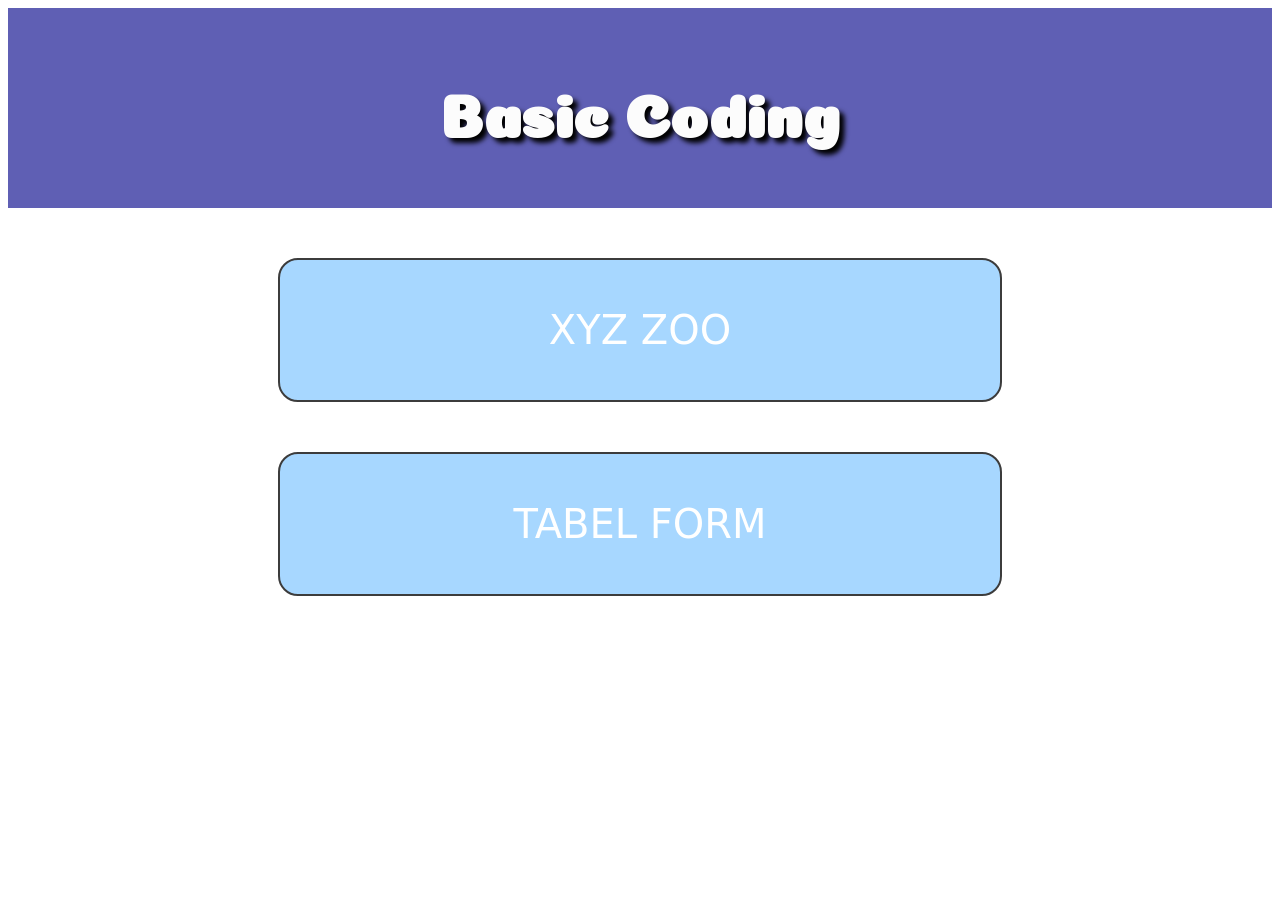
<file: index.html>
<!DOCTYPE html>
<html lang="en">
<head>
    <meta charset="UTF-8">
    <meta name="viewport" content="width=device-width, initial-scale=1.0">
    <title>Basic Coding</title>
    <link rel="stylesheet" href="style.css">
</head>
<body>
    <div class="banner"><h1>Basic Coding</h1></div>
    <div class="container"><a href="xyz-zoo/index.html">XYZ ZOO</a></div>
    <div class="container"><a href="tabel-form/index.html">TABEL FORM</a></div>
</body>
</html>
</file>
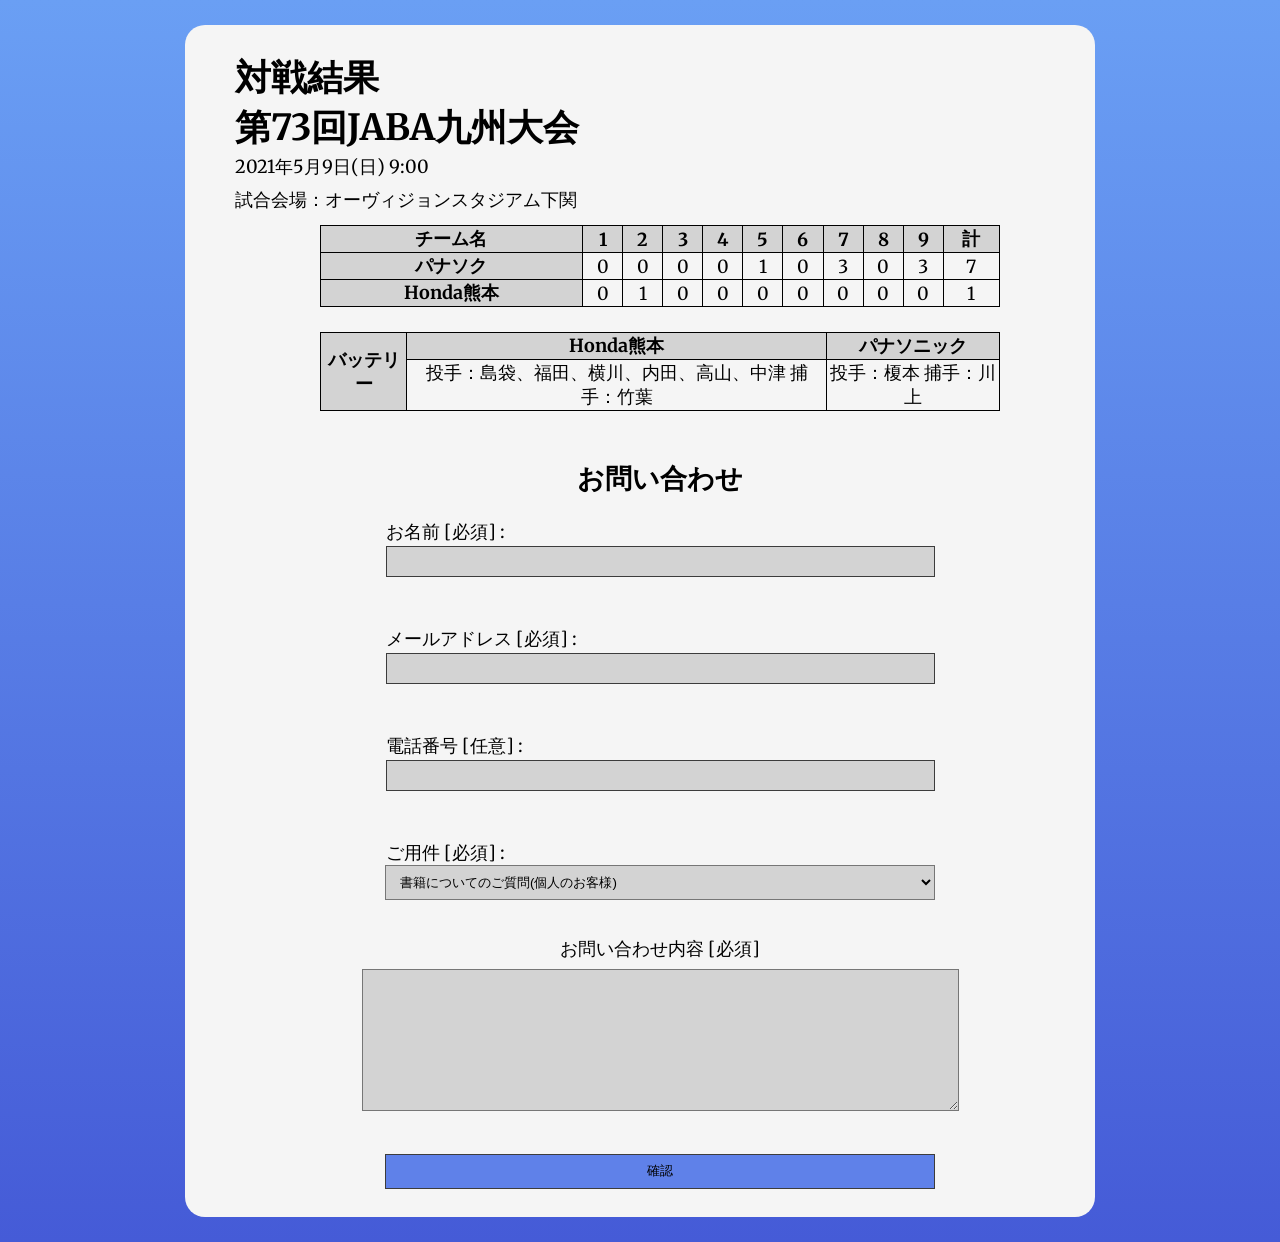
<file: tabel-form/index.html>
<!DOCTYPE html>
<html lang="en">
<head>
    <meta charset="UTF-8">
    <meta name="viewport" content="width=device-width, initial-scale=1.0">
    <title>Latihan 2</title>
    <link rel="stylesheet" href="style.css">
    <style>
    ol li::marker {
    font-size: 30px; }
    </style>
</head>
<body>
    <div class="container">
    <ol>
    <!-- nav><li><u><h1>TABLE</h1></u></nav -->
    <h1>対戦結果</h1>
    <h1>第73回JABA九州大会</h1>
    <p>2021年5月9日(日) 9:00</p>
    <p>試合会場：オーヴィジョンスタジアム下関</p>

    <style>
	table, th, td {
	border: solid 1px black;}
    </style>

    <table style="width:80%">
	<tr>
		<th>チーム名</th>
		<th>1</th>
		<th>2</th>
        <th>3</th>
        <th>4</th>
        <th>5</th>
        <th>6</th>
        <th>7</th>
        <th>8</th>
        <th>9</th>
        <th>計</th>
	</tr>
	<tr>
		<th>パナソク</th>
		<td style="text-align: center;">0</td>
		<td style="text-align: center;">0</td>
        <td style="text-align: center;">0</td>
        <td style="text-align: center;">0</td>
        <td style="text-align: center;">1</td>
        <td style="text-align: center;">0</td>
        <td style="text-align: center;">3</td>
        <td style="text-align: center;">0</td>
        <td style="text-align: center;">3</td>
        <td style="text-align: center;">7</td>
	</tr>
	<tr>
        <th>Honda熊本</th>
		<td style="text-align: center;">0</td>
		<td style="text-align: center;">1</td>
		<td style="text-align: center;">0</td>
        <td style="text-align: center;">0</td>
        <td style="text-align: center;">0</td>
        <td style="text-align: center;">0</td>
        <td style="text-align: center;">0</td>
        <td style="text-align: center;">0</td>
        <td style="text-align: center;">0</td>
        <td style="text-align: center;">1</td>
	</tr>
</table>

<table style="margin-bottom: 25px;"></table>
<table style="width: 80%">
	<tr>
    	<th rowspan="3">バッテリー</th>
		<th>Honda熊本</th>
		<th>パナソニック</th>
	</tr>
	<tr>
		<td>投手：島袋、福田、横川、内田、高山、中津 
            捕手：竹葉</td>
		<td>投手：榎本 捕手：川上</td>
	</tr>
    </li>
</table>

<!-- nav><li><u><h1>FORM</h1></u></nav -->
<h2>お問い合わせ</h2>
<form>
    <div class="form-item">
	<label for="name">お名前 [必須] :</label>
	<input type="text" id="fname" name="name"><br><br>
	<label for="email">メールアドレス [必須] :</label>
    <input type="email" id="email" name="email"><br><br>
    <label for="number">電話番号 [任意] :</label>
	<input type="text" id="phone" name="phone"><br><br>
	<label for="question">ご用件 [必須] :</label>
    </div>
	<select id="question" name="question">
		<option value="書籍についてのご質問(個人のお客様)">書籍についてのご質問(個人のお客様)</option>
		<option value="書籍についてのご質問(取次・書店様)">書籍についてのご質問(取次・書店様)</option>
		<option value="書籍についてのご質問(メディア関係者様)">書籍についてのご質問(メディア関係者様)</option>
		<option value="アルバイト・パートに関するお問い合わせ">アルバイト・パートに関するお問い合わせ</option>
        <option value="仕事のご依頼・お問い合わせ">仕事のご依頼・お問い合わせ</option>
        <option value="外部スタッフのご希望(フリーの方、制作会社様)">外部スタッフのご希望(フリーの方、制作会社様)</option>
        <option value="その他のお問合せ">その他のお問合せ</option>
	</select>
	<br>
    <p style="margin-bottom: 3px;">お問い合わせ内容 [必須]</p>
    <textarea name="message" rows="8" cols="70"></textarea>
    <br>
	<button type="button">確認</button>
    </li>
</form>
    </ol>
    </div>
</body>
</html>
</file>
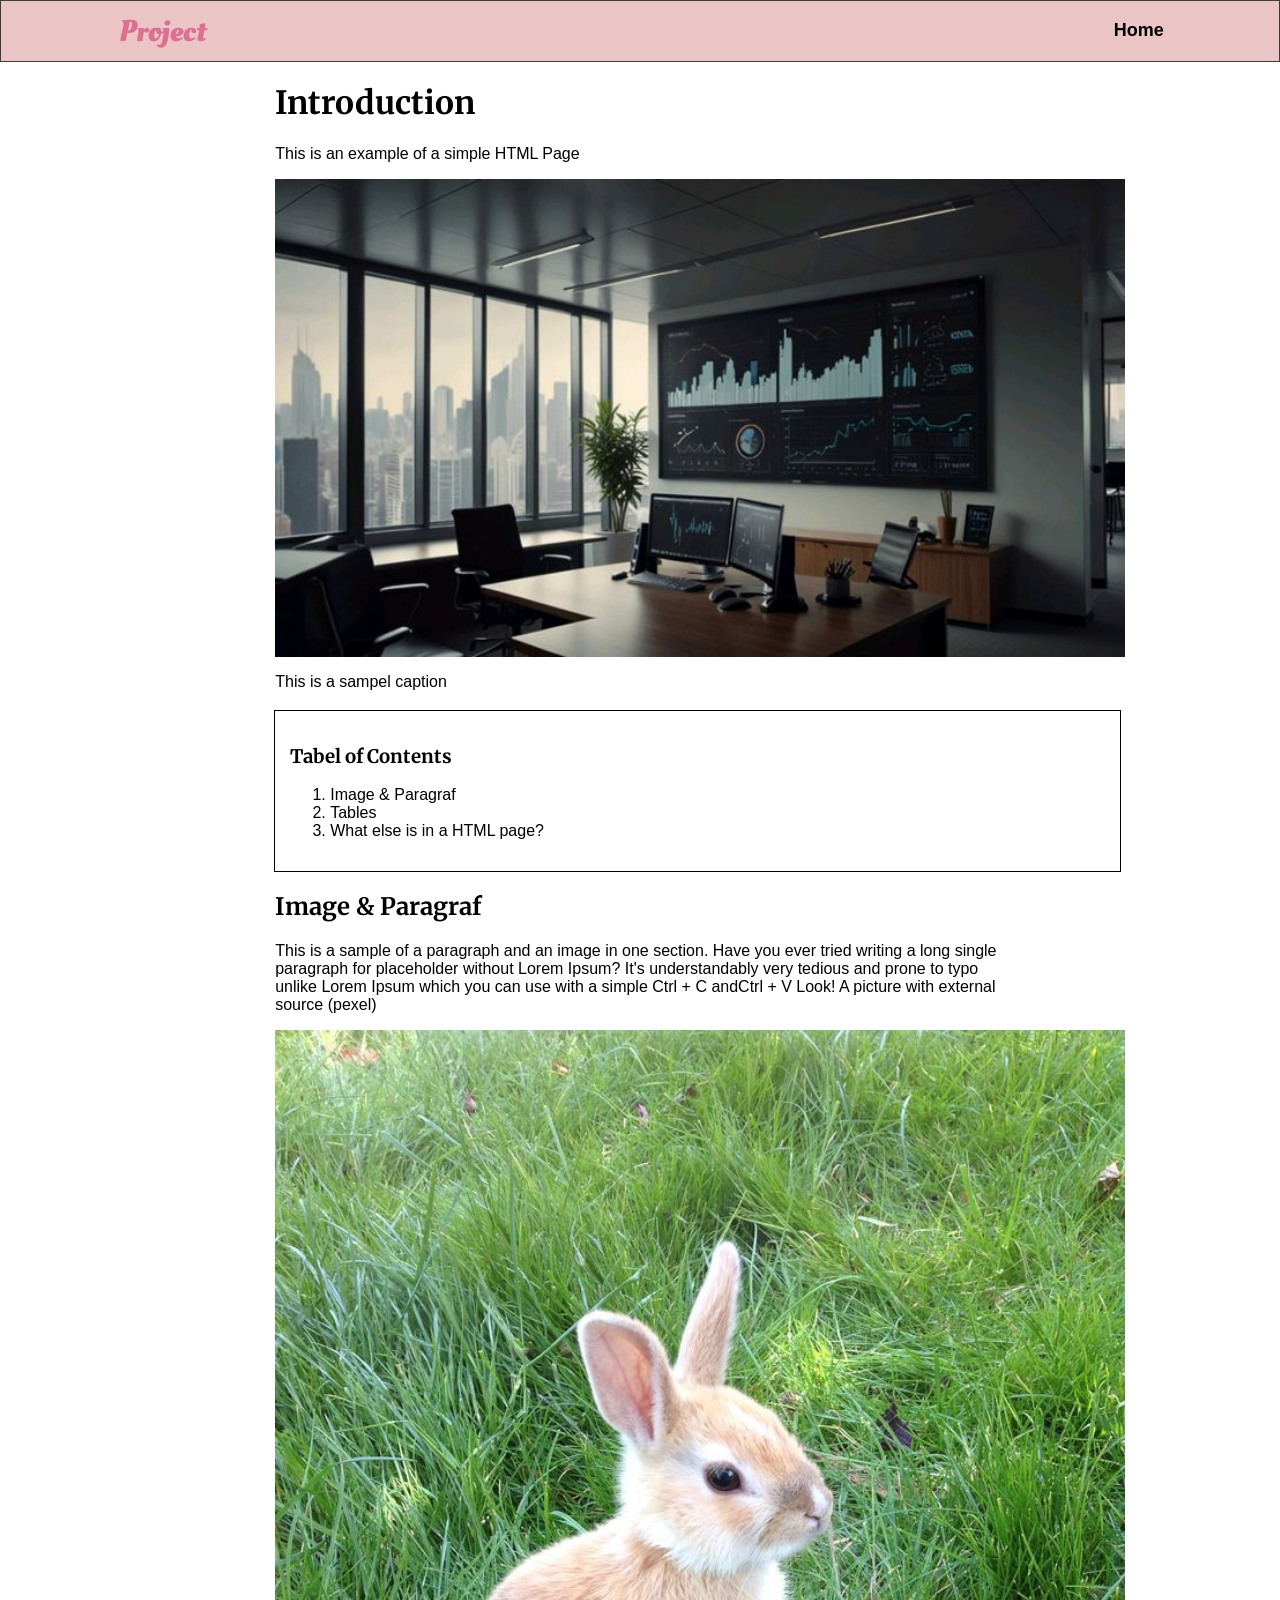
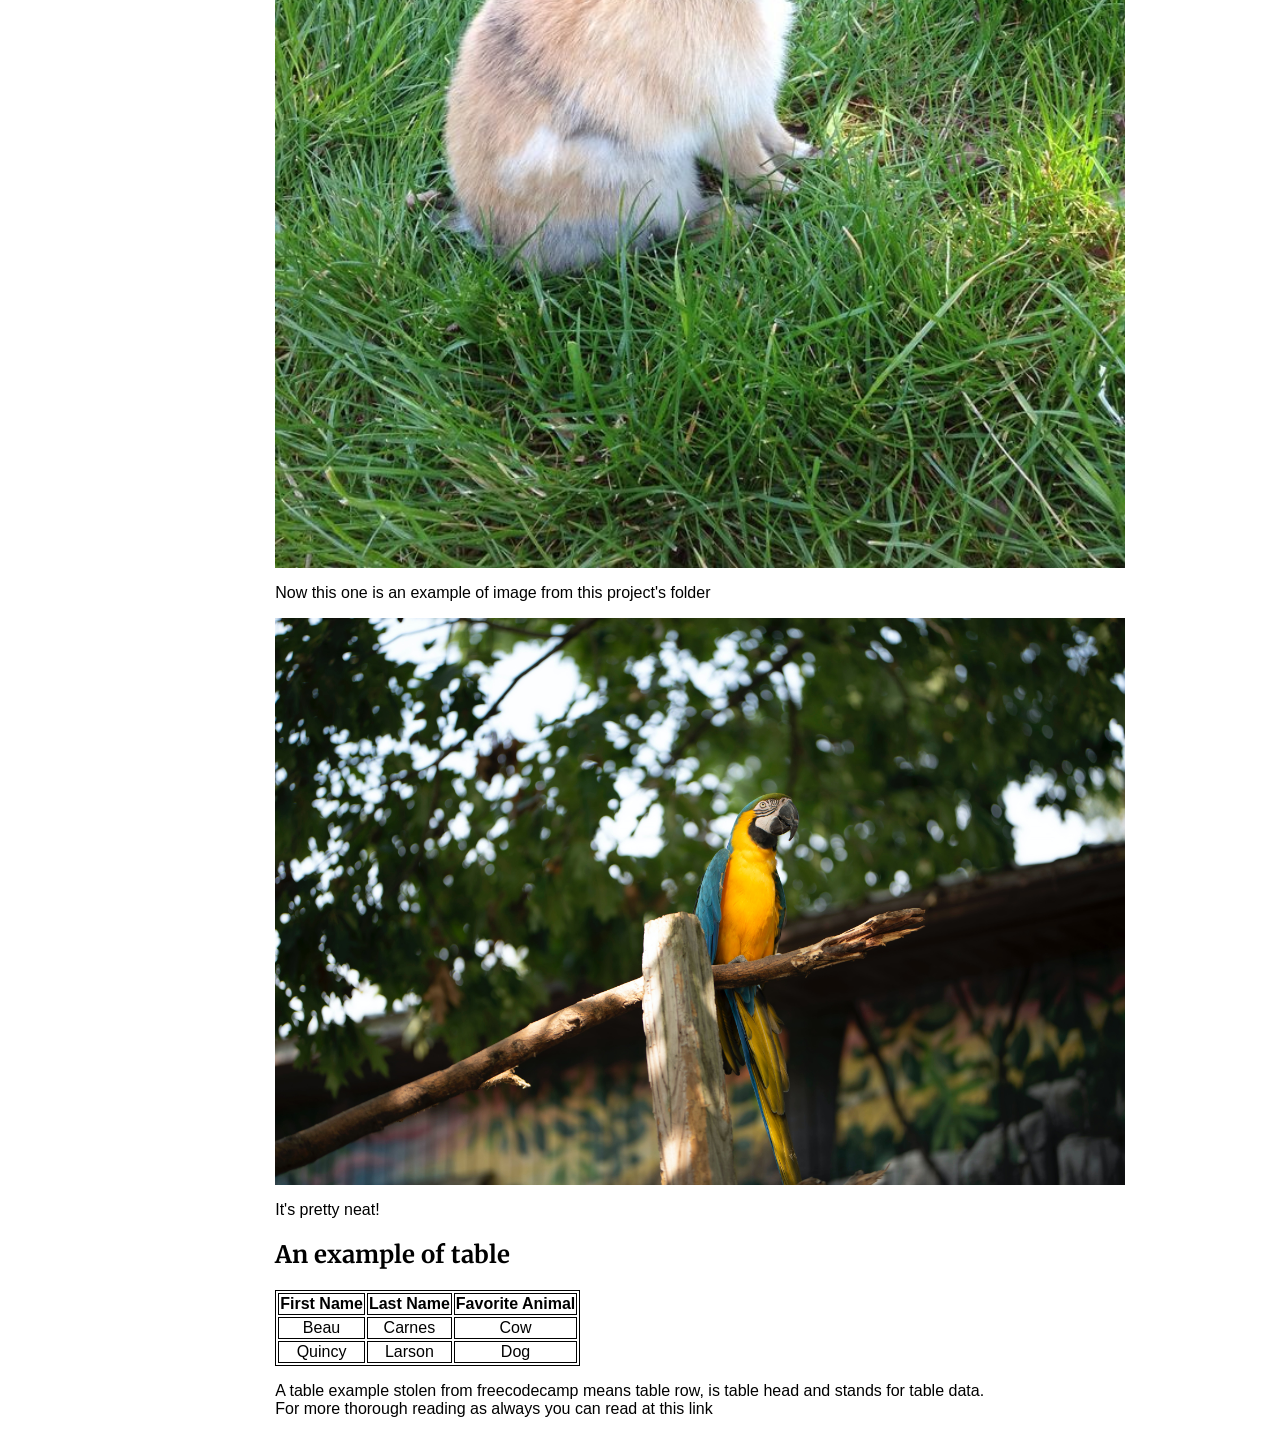
<file: website/index.html>
<!DOCTYPE html>
<html lang="en">
<head>
    <meta charset="UTF-8">
    <meta http-equiv="X-UA-Compatible" content="IE=edge">
    <meta name="viewport" content="width=device-width, initial-scale=1.0">
    <title>Website</title>
    <link rel="stylesheet" href="style.css">
</head>
<body>
    <header class="header">
       <div class="header-container">
        <span class="navbar">
            <h2 class="logo">Project</h2></span>
    
       <span class="menu">
       <ul>
         <li><a href="">Home</a></li>
        </ul>
        </nav>
        </div>
    </header>
    

    <div class="wrapper">
        <div><h1>Introduction</h1></div>
        <div><p>This is an example of a simple HTML Page</p></div>
        <div id="main-visual">
        <img src="image/Data analyst office room.jpg" alt="">
        <p>This is a sampel caption</p>
        </div>
        <div id="toc">
        <h3>Tabel of Contents</h3>
        <ol> 
        <li>Image & Paragraf</li>
        <li>Tables</li>
        <li>What else is in a HTML page?</li>
        </ol>
        </div>
        <div id="contents">
            <div id="img-p">
            <h2>Image & Paragraf</h2>
            <p>This is a sample of a paragraph and an image in one section. Have you ever tried writing a long single paragraph for placeholder without Lorem Ipsum? It's understandably very tedious and prone to typo unlike Lorem Ipsum which you can use with a simple Ctrl + C andCtrl + V
               Look! A picture with external source (pexel)</p>
            <img src="image/ダウンロード (1).jpg" alt=""width="500">
            <p>Now this one is an example of image from this project's folder</p>
            <img src="image/parrot.jpg" alt=""width="500">
            <p>It's pretty neat!</p>
            </div>

            <div id="tables">
            <h2>An example of table</h2>
            <style>
	        table, th, td {
	        border: solid 1px black;}
            </style>
            <table>
            <tr>
                <th>First Name</th>
                <th>Last Name</th>
                <th>Favorite Animal</th>
            </tr>

            <tr>
                <td style="text-align: center;">Beau</td>
                <td style="text-align: center;">Carnes</td>
                <td style="text-align: center;">Cow</td>
            </tr>

            <tr>
                <td style="text-align: center;">Quincy</td>
                <td style="text-align: center;">Larson</td>
                <td style="text-align: center;">Dog</td>
            </tr>
            </table>
            <p> A table example stolen from freecodecamp <tr> means table row,<th> is table head and <tr> stands for table data. For more thorough reading as always you can read at this link</p>
            </div>
        </div>
    </div>
</body>
</html>
</file>
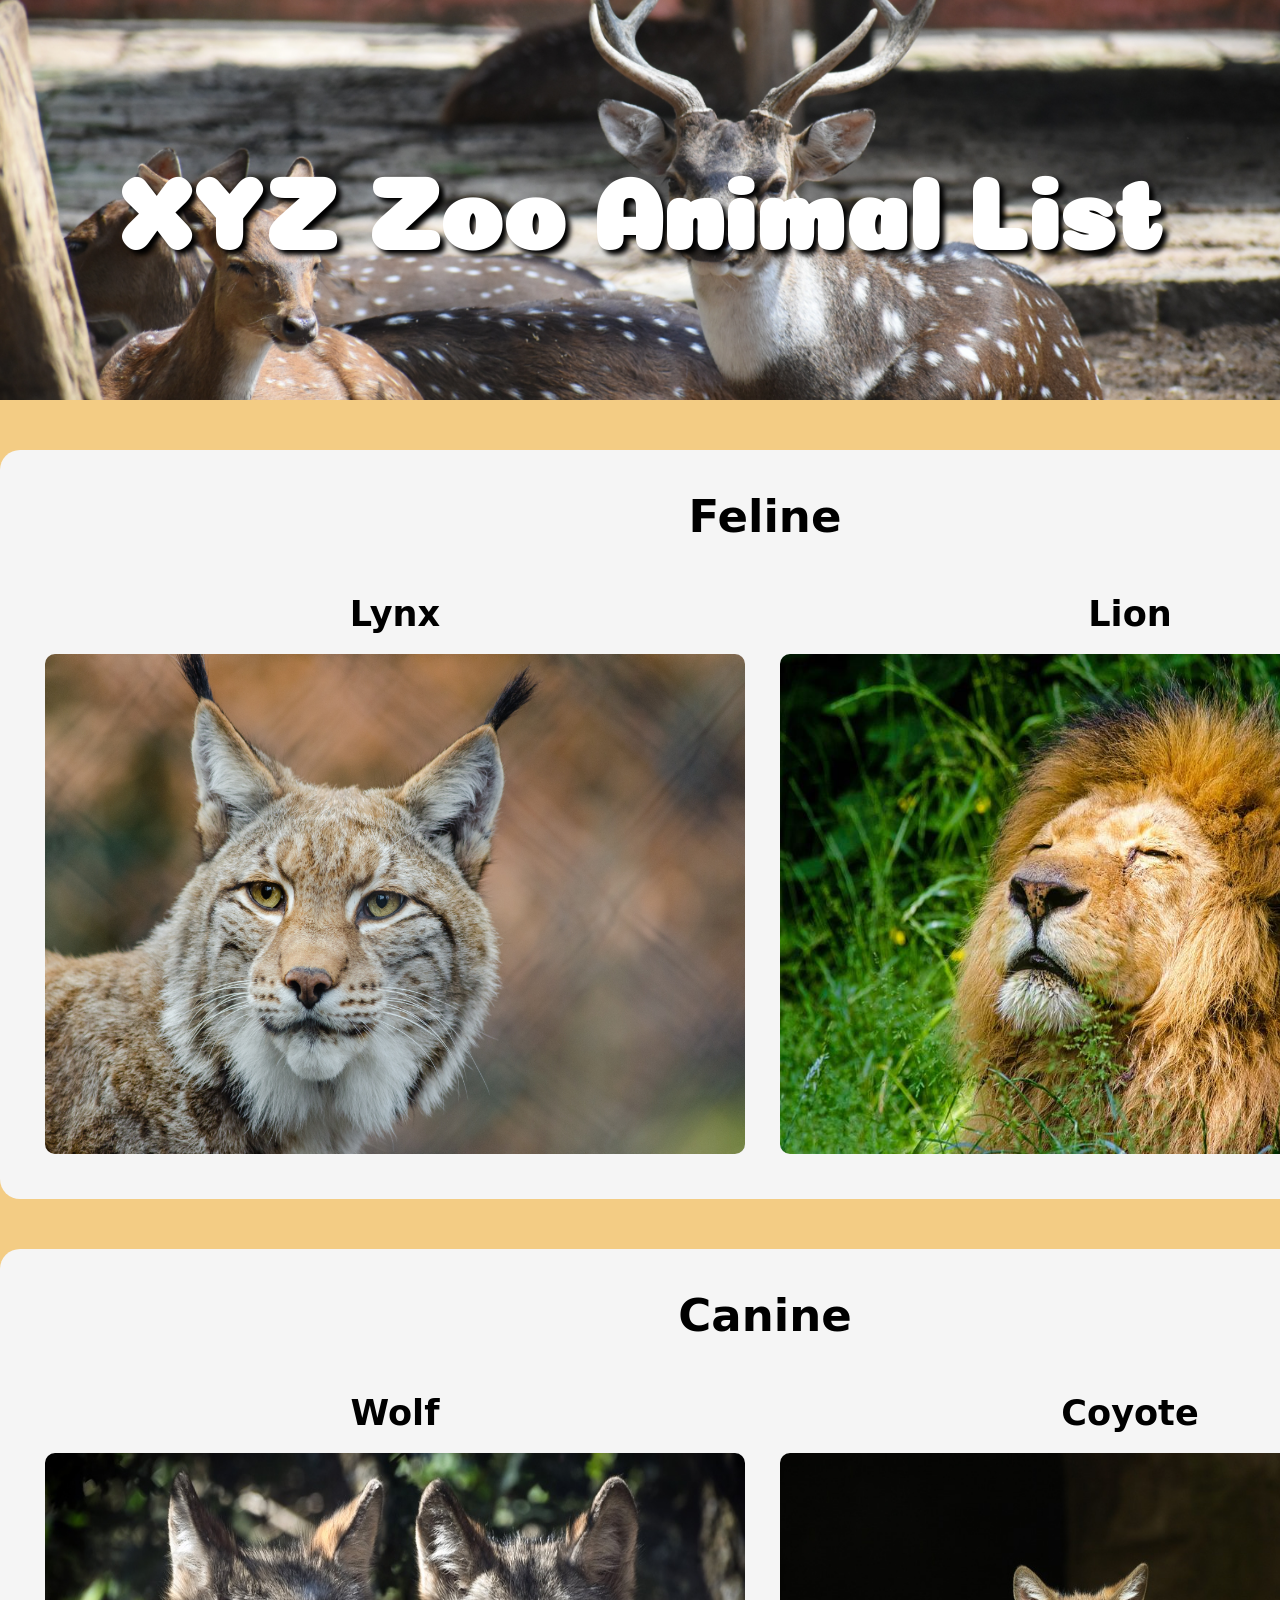
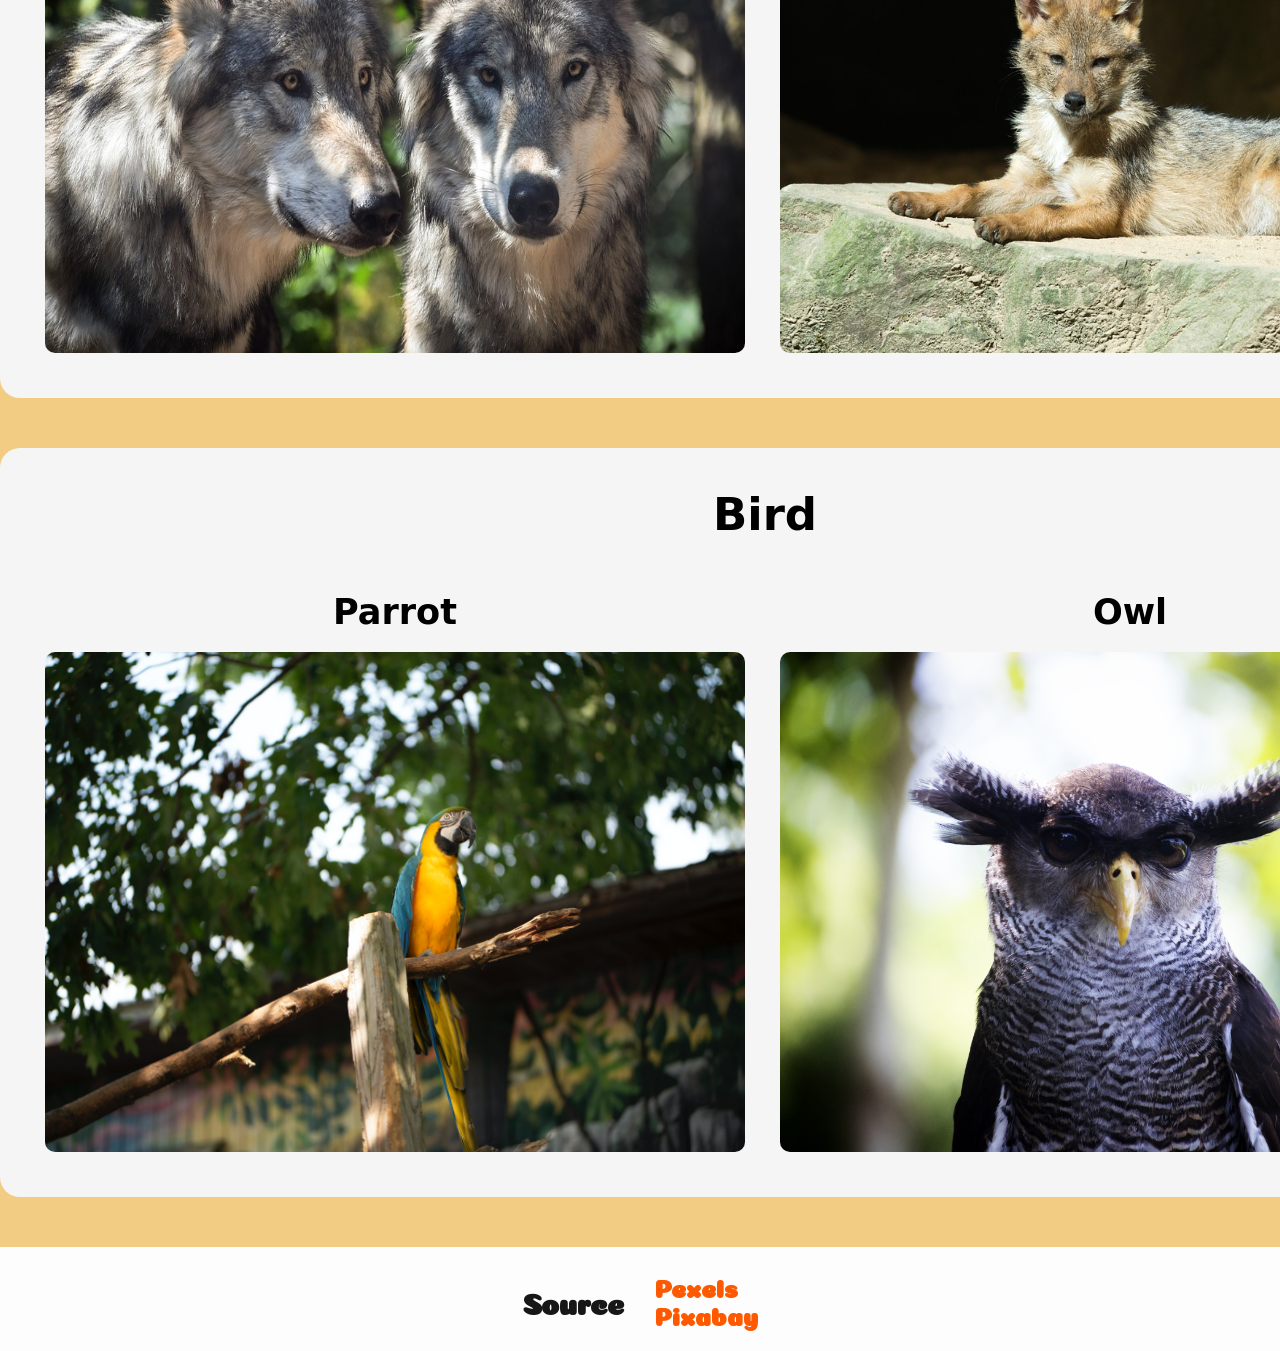
<file: xyz-zoo/index.html>
<!DOCTYPE html>
<html lang="en">
<head>
    <meta charset="UTF-8">
    <meta name="viewport" content="width=device-width, initial-scale=1.0">
    <title>Latihan 1</title>
    <link rel="stylesheet" href="style.css">
</head>
<body>
    <header class="zoo-header"><h1>XYZ Zoo Animal List</h1>
    <!-- nav><img src="image/zoo.jpg" alt="" width="1000"></nav --></header>
    
    <ol> 
    <div class="container">
    <li><h2>Feline</h3></li>
        <ul>
           <div class="cards">
           <div class="card">
           <li><h3>Lynx</h3></li>
           <a href="image/lynx.jpg"target="_blank">
           <img src="image/lynx.jpg" alt=""width="500"></a>
           </div>
          
           <div class="card">
           <li><h3>Lion</h3></li>
           <a href="image/lion.jpg"target="_blank">
           <img src="image/lion.jpg" alt=""width="500"></a>
           </div>
           </div>
           </div>
        </ul>

    <div class="container">
    <li><h2>Canine</h3></li>
        <ul>
            <div class="cards">
            <div class="card">
            <li><h3>Wolf</h3></li>
            <a href="image/wolf.jpg"target="_blank">
            <img src="image/wolf.jpg" alt=""width="500"></a>
            </div>

            <div class="card">
            <li><h3>Coyote</h3></li>
            <a href="image/coyote.jpg"target="_blank">
            <img src="image/coyote.jpg" alt=""width="500"></a>
            </div>
            </div>
            </div>
        </ul>

    <div class="container">
    <li><h2>Bird</h2></li>
        <ul>
            <div class="cards">
            <div class="card">
            <li><h3>Parrot</h3></li>
            <a href="image/parrot.jpg"target="_blank">
            <img src="image/parrot.jpg" alt=""width="500"></a>
            </div>

            <div class="card">
            <li><h3>Owl</h3></li>
            <a href="image/owl.jpg"target="_blank">
            <img src="image/owl.jpg" alt=""width="500"></a>
            </div>
            </div>
            </div>
        </ul>
        

    
<div class="footer-container"> 
<div class="footer">
    <h3>Source</h3>
        <ol>
            <li><h4><a href="https://pexels.com/">Pexels</a></h4></li>
            <li><h4><a href="https://pixabay.com/">Pixabay</a></h4></li>  
       </ol>
</div>
</div> 
</body>
</html>
</file>
<file: style.css>
@import url('https://fonts.googleapis.com/css2?family=Alfa+Slab+One&family=Chewy&family=Coiny&family=Merriweather:ital,opsz,wght@0,18..144,300..900;1,18..144,300..900&family=Noto+Serif+JP:wght@200..900&family=Oleo+Script:wght@400;700&family=Playfair+Display:ital,wght@0,400..900;1,400..900&family=Satisfy&family=Sniglet&family=Texturina:ital,opsz,wght@0,12..72,100..900;1,12..72,100..900&display=swap');

.body {
    margin: 0;
    padding: 0;
    background-image: url("awan.jpg");
    background-repeat: no-repeat;
    background-position: center;
    background-attachment: fixed;
    background-size: cover;
}


.banner {
    background-color: rgb(95, 95, 180);
    font-family: "Coiny", system-ui;
    background-size: cover;        
    background-position: center;   
    background-repeat: no-repeat;
    height: 200px;              
    display: grid;
    justify-content: center;       
    align-items: center;    
    font-size: 30px;
    color: rgb(252, 252, 252);                  
    text-shadow: 5px 5px 5px black; 
}

.container { 
    flex: 1;
    background-color: rgb(167, 215, 255);
    padding: 10px;
    margin: auto;
    width: 700px;
    height: 120px;
    border-radius: 20px;
    font-size: 30px;
    font-family: "Chewy", system-ui;
    margin-bottom: 50px;
    margin-top: 50px;
    text-align: center;
    border: 2px solid #3c3c3c;
}

.container a {
    display: flex;              
    justify-content: center;
    align-items: center;
    height: 100%;
    
    text-decoration: none;      
    color: white;               
    font-size: 40px;            
    font-family: "Chewy", system-ui; 
}

.container:hover {
    transform: scale(1.05);
    filter: brightness(0.8); 
}

h2 { 
    text-align: center;
    font-size: 40px;
    color: rgb(255, 254, 254)
}
</file>
<file: tabel-form/style.css>
@import url('https://fonts.googleapis.com/css2?family=Alfa+Slab+One&family=Chewy&family=Coiny&family=Merriweather:ital,opsz,wght@0,18..144,300..900;1,18..144,300..900&family=Noto+Serif+JP:wght@200..900&family=Playfair+Display:ital,wght@0,400..900;1,400..900&family=Sniglet&family=Texturina:ital,opsz,wght@0,12..72,100..900;1,12..72,100..900&display=swap');

body {
  background: linear-gradient(rgb(106, 159, 244) 0%, rgb(69, 91, 215) 100%);
  margin-left: 0;
  margin-right: 0;
  margin-top: 0;
  padding: 0;
}

.container {
    background-color: #f5f5f5;
    padding: 10px;
    margin: 25px auto; 
    max-width: 890px;
    max-height: 1200px;
    border-radius: 20px;
    font-size: 18px;
    font-family: "Merriweather", serif;
    text-align: left; 
}

h1 {
  font-family: "Merriweather", serif;
  line-height: 15px; 
  margin-top: 35px;
}
p {
  line-height: 15px; 
}

table {
    margin: 0 auto;
    border-collapse: collapse;
    width: 50%; 
    text-align: center;
}

th {
    background-color: lightgray; 
    color: black; 
}

ol {
  color: rgb(0, 0, 0);
  list-style: none;
  text-align: left;
  margin-top: 5px;
}

h2 {
  text-align: center;
  margin-top: 50px;
   
}

form {
   margin-left: auto;
   margin-right: auto;
   display: flex;
   flex-direction: column;
   align-items: center;
}

input {
    padding-top: 2px; 
    padding-bottom: 2px;
    padding-left: 10px;
    height: 25px; 
    width: 535px;
    background-color: lightgray;
    border: 1px solid #3c3c3c;
}

.form-item {
    display: flex;
    flex-direction: column; 
    gap: 2px; 
    align-items: center;  
}

.form-item label {
    align-self: flex-start;  /* ✔ hanya label ke kiri */
}



select {
    padding-top: 5px; 
    padding-bottom: 5px;
    padding-left: 10px;
    height: 35px; 
    width: 550px;
    background-color: lightgray;
}

textarea {
    background-color: lightgray; 
    color: black;              
    padding: 10px; 
    margin-top: 10px;             
}


button {
    background-color: rgb(95, 129, 233);
    color: black;            
    border: none;
    width: 550px; 
    height: 35px; 
    margin-top: 20px;
    border: 1px solid #3c3c3c;
}
</file>
<file: website/style.css>
@import url('https://fonts.googleapis.com/css2?family=Alfa+Slab+One&family=Chewy&family=Coiny&family=Merriweather:ital,opsz,wght@0,18..144,300..900;1,18..144,300..900&family=Noto+Serif+JP:wght@200..900&family=Oleo+Script:wght@400;700&family=Playfair+Display:ital,wght@0,400..900;1,400..900&family=Satisfy&family=Sniglet&family=Texturina:ital,opsz,wght@0,12..72,100..900;1,12..72,100..900&display=swap');

body {
  margin: 0;
  font-family: Arial, sans-serif;
  background-color: #ffffff;
  padding: 0;
}


.header {
  background-color: #ebc5c5;
  height: 60px;
  border: 1px solid #3c3c3c;
}

.header-container {
  width: 80%;
  margin: auto;
  display: flex;
  align-items: center; 
  justify-content: space-between;
  height: 100%;
}

.navbar {
  margin-right: auto;
}

.logo {
  color: palevioletred;
  font-size: 30px;
  margin-left: -10px;
  font-family: "Oleo Script", system-ui;
}

ul {
  float: left;
  display: flex;
  margin-left: 14%;
  list-style: none;
  font-size: 18px;
  margin-bottom: 20px;
}

ul li a {
  text-decoration: none;
  color: rgb(0, 0, 0);
  font-weight: bold;
  transition: .3s ease;
}

ul li a:hover {
  color: white;
}


.wrapper {
  width: 57%;
  max-width: 1000px; 
  margin: 0px auto;
  background-color: rgb(255, 255, 255);
  padding: 20px auto;
}

.title {
  padding: 10px;
  margin-bottom: 10px;
  font-size: 22px
}

h1 {
   font-family: "Merriweather", serif;
}

h2 {
   font-family: "Merriweather", serif;
}

h3 {
   font-family: "Merriweather", serif;
}


.main-visual{
align-items: center;
}


img {
  display: block;
  margin: auto;
  align-items: center;
  width: 850px;
}

#toc {
  outline: 1px solid black;
  padding: 15px;
  width: 815px;
  margin: 20px auto; 
}

.content {
  border: 2px solid blue;
  padding: 20px;
}

.section {
  border: 2px solid orange;
  padding: 20px;
  margin-bottom: 20px;
  align-items: center;
}
</file>
<file: xyz-zoo/style.css>
@import url('https://fonts.googleapis.com/css2?family=Chewy&family=Coiny&family=Merriweather:ital,opsz,wght@0,18..144,300..900;1,18..144,300..900&family=Playfair+Display:ital,wght@0,400..900;1,400..900&family=Texturina:ital,opsz,wght@0,12..72,100..900;1,12..72,100..900&display=swap');
* { margin: 0; padding: 0; }
body {
  background-color: rgb(243, 204, 132);
  margin: 0;
  padding: 0;
  display: flex;
  flex-direction: column;
  min-height: 100vh;
}

.zoo-header {
    font-family: "Coiny", system-ui;
    background-image: url("image/zoo.jpg");
    background-size: cover;        
    background-position: center;   
    background-repeat: no-repeat;
    height: 400px;              
    display: grid;
    justify-content: center;       
    align-items: center;    
    font-size: 50px;
    color: white;                  
    text-shadow: 5px 5px 5px black; 
}


ol {
  color: rgb(0, 0, 0); 
  font-size: 35px;
  list-style: none;
  text-align: center;
}

ul {
    color: rgb(0, 0, 0);
    padding: 20px;
    margin-left: 10px;
    list-style: none;
}


.container {
    flex: 1;
    background-color: #f5f5f5;
    padding: 15px;
    margin: 20px auto;
    width: 1500px;
    border-radius: 20px;
    font-size: 30px;
    font-family: "Chewy", system-ui;
    margin-bottom: 50px;
    margin-top: 50px;
    padding-top: 40px;
}


.cards {
    display: flex;
    gap: 35px;
    margin-top: 30px;
}
    
.card img {
    width: 700px;
    height: 500px;  
    display: block;
    margin-left: auto;
    margin-right: auto;  
    border-radius: 10px;
    margin-top: 20px;
    margin-bottom: 10px;
}

.card:hover {
  transform: scale(1.05);
  transition: 0.2s;
}

.footer {
  background-color: #fdfdfd;
  font-family: "Coiny", system-ui;
  color: rgb(23, 23, 23); 
  width: 100%;
  margin: auto;
  padding-top: 25px;
  padding-bottom: 23px;
  font-size: 25px;
  display: flex;
  flex-direction: row;
  align-items: center;  
  justify-content: center; 
  gap: 30px;     
  height: 100%;
}

.footer a {
  text-decoration: none;
  color: #ff5900;
  text-align: center;
  display: flex;
  font-size: 25px;
}


.footer a:hover {
  transform: scale(1.05);
  transition: 0.3s;
}
</file>
